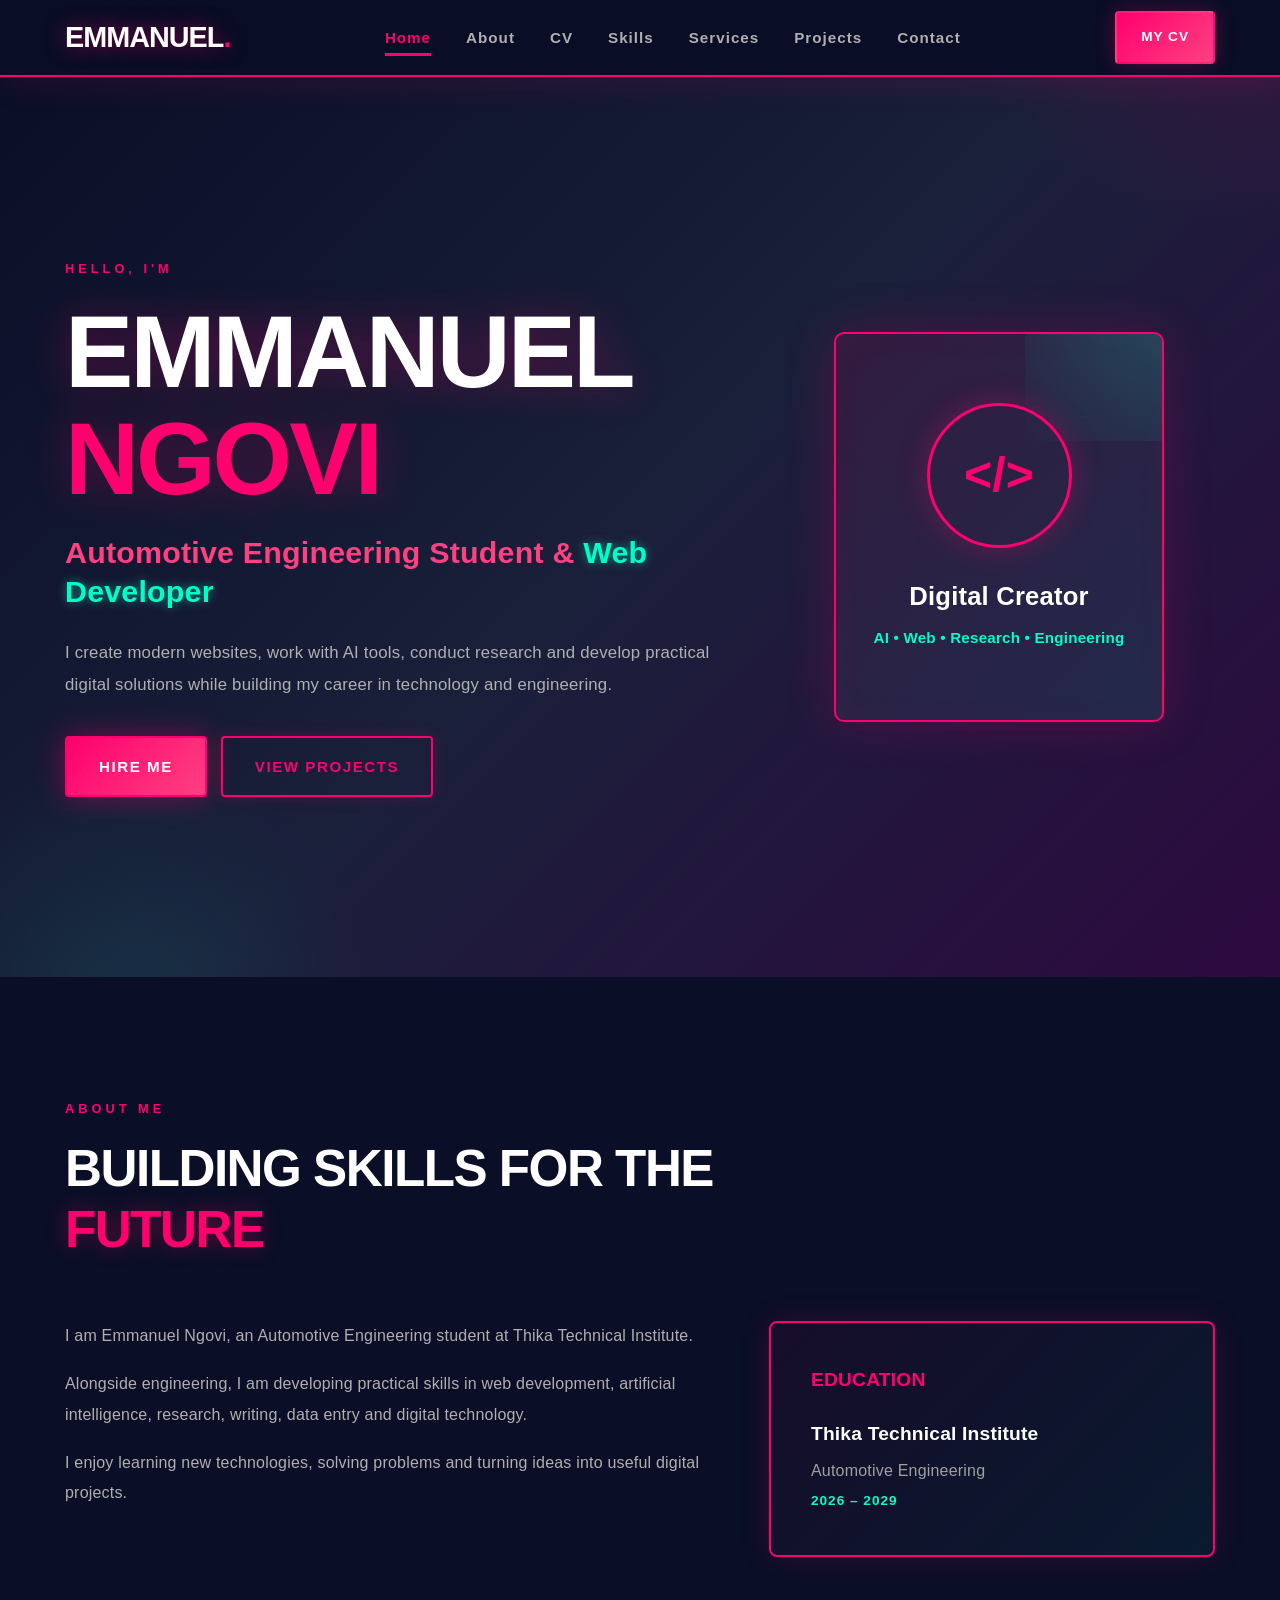
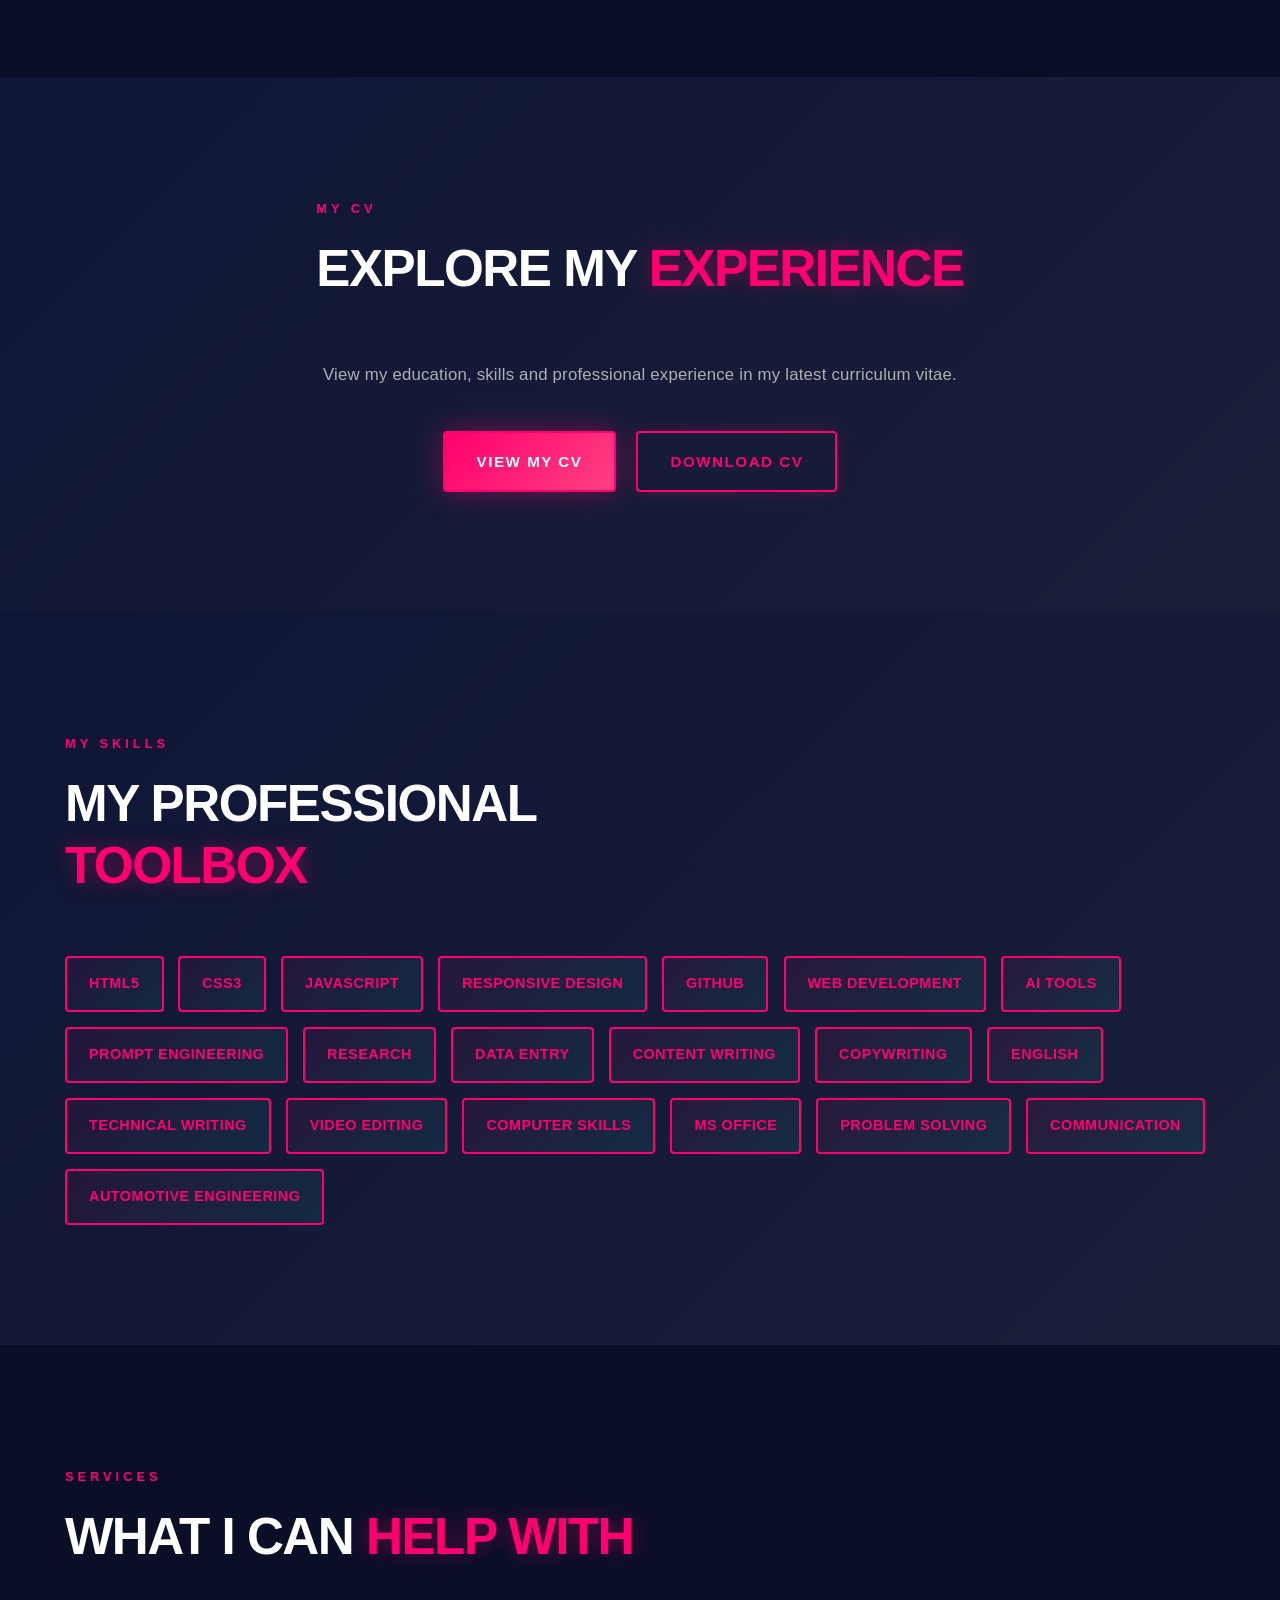
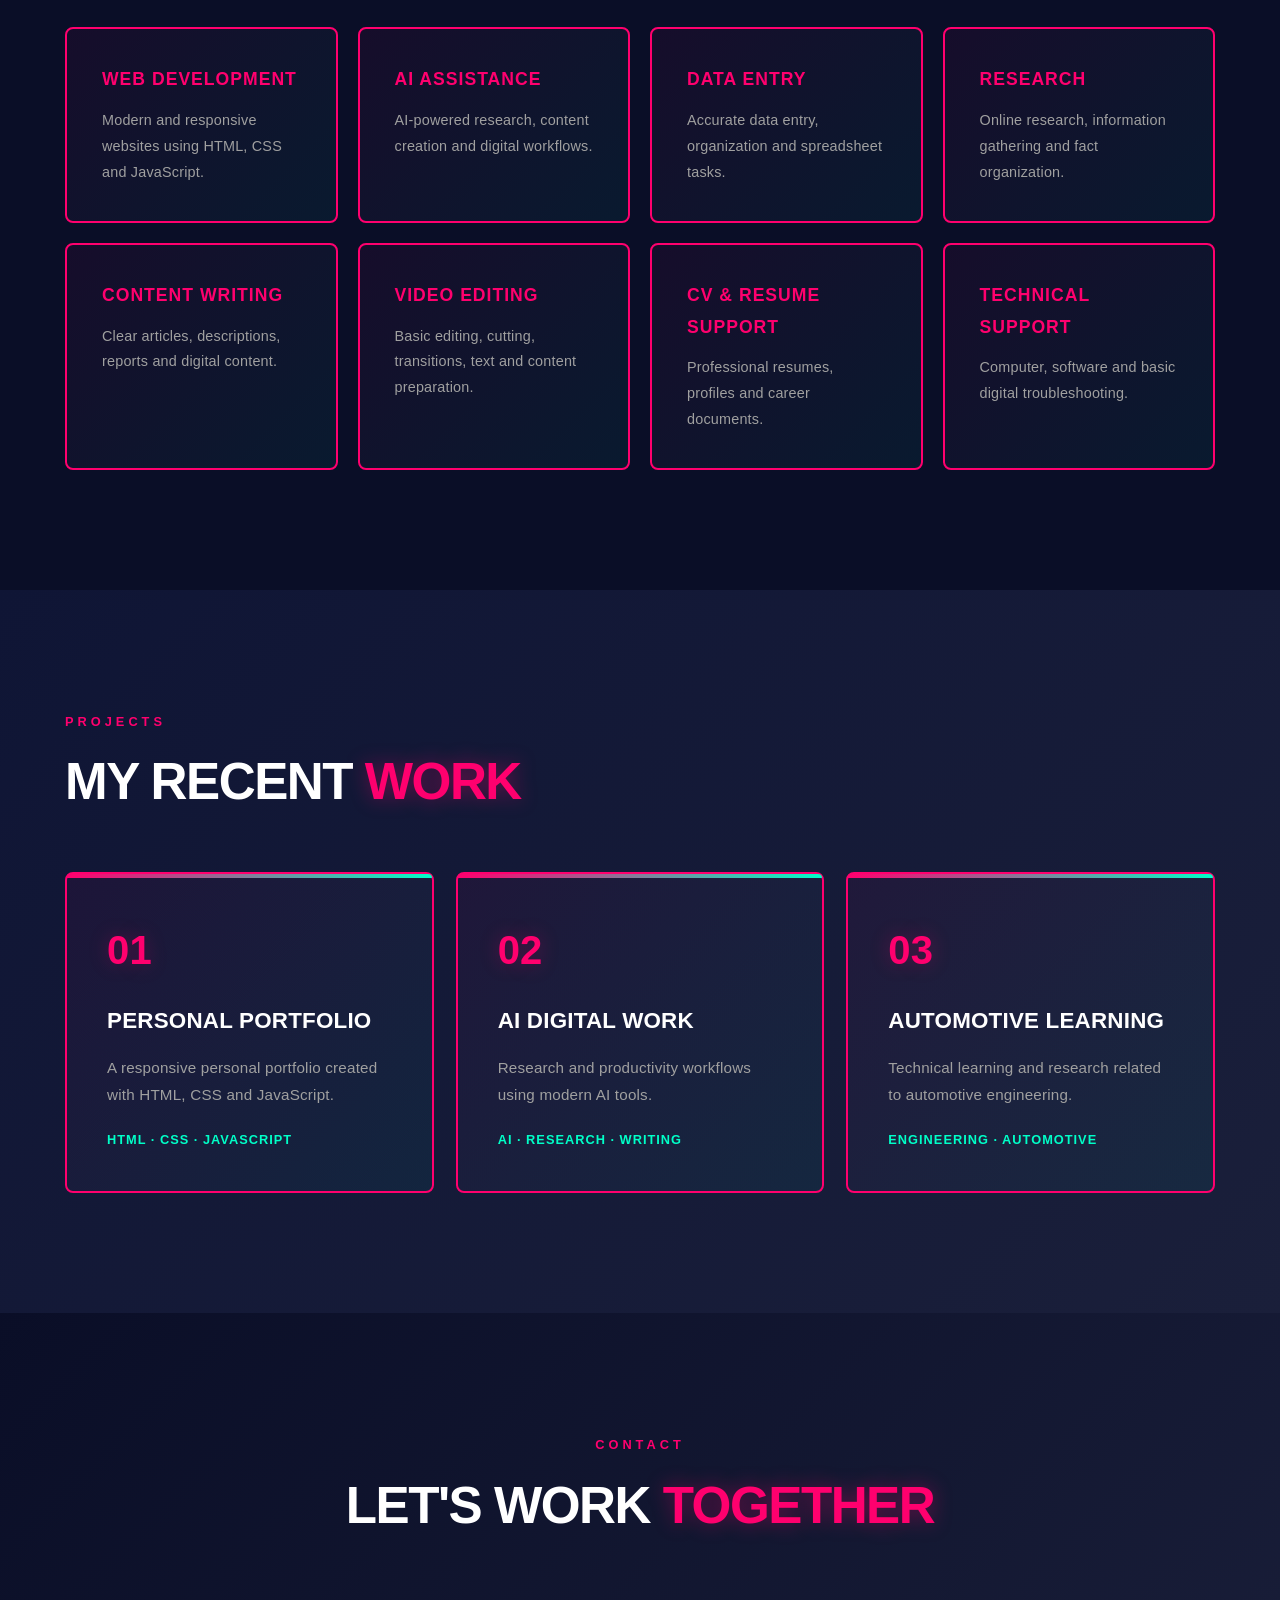
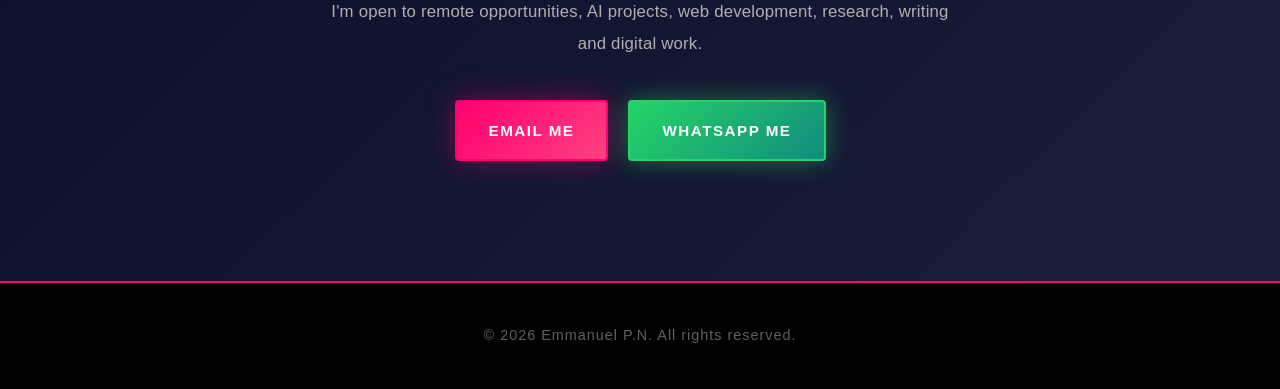
<file: index.html>
<!DOCTYPE html>
<html lang="en">
<head>
    <meta charset="UTF-8">
    <meta name="viewport" content="width=device-width, initial-scale=1.0">
    <title>Emmanuel P.N | Portfolio</title>
    <meta name="description" content="Emmanuel.P.N - Automotive Engineering student, Web Developer, AI and Digital Professional.">
    <link rel="stylesheet" href="style.css">
    <style>
        .whatsapp-button { background: linear-gradient(135deg, #25d366, #128c7e); color: #fff; border-color: #25d366; box-shadow: 0 0 24px rgba(37,211,102,.45); animation: whatsapp-pulse 2s ease-in-out infinite; }
        .whatsapp-button:hover { color: #fff; transform: translateY(-4px) scale(1.05); box-shadow: 0 0 42px rgba(37,211,102,.75); }
        @keyframes whatsapp-pulse { 0%,100% { box-shadow: 0 0 18px rgba(37,211,102,.35); } 50% { box-shadow: 0 0 34px rgba(37,211,102,.75); } }
        @media (prefers-reduced-motion: reduce) { .whatsapp-button { animation: none; } }
    </style>
</head>
<body>
    <header class="navbar"><div class="container nav-container">
        <a href="#home" class="logo">Emmanuel<span>.</span></a>
        <button class="menu-toggle" aria-label="Open navigation menu"><span></span><span></span><span></span></button>
        <nav class="nav-links"><a href="#home">Home</a><a href="#about">About</a><a href="cv.html">CV</a><a href="#skills">Skills</a><a href="#services">Services</a><a href="#projects">Projects</a><a href="#contact">Contact</a></nav>
        <a href="cv.html" class="nav-button" target="_blank" rel="noopener">My CV</a>
    </div></header>

    <section id="home" class="hero"><div class="container hero-content"><div class="hero-text">
        <p class="small-title">HELLO, I'M</p><h1>Emmanuel <span>Ngovi</span></h1>
        <h2>Automotive Engineering Student & <span id="typing-text">Web Developer</span></h2>
        <p class="hero-description">I create modern websites, work with AI tools, conduct research and develop practical digital solutions while building my career in technology and engineering.</p>
        <div class="hero-buttons"><a href="#contact" class="button primary">Hire Me</a><a href="#projects" class="button secondary">View Projects</a></div>
    </div><div class="hero-image"><div class="image-card"><div class="code-symbol">&lt;/&gt;</div><h3>Digital Creator</h3><p>AI • Web • Research • Engineering</p></div></div></div></section>

    <section id="about" class="section"><div class="container"><div class="section-heading"><p class="small-title">ABOUT ME</p><h2>Building skills for the <span>future</span></h2></div><div class="about-grid"><div class="about-text"><p>I am Emmanuel Ngovi, an Automotive Engineering student at Thika Technical Institute.</p><p>Alongside engineering, I am developing practical skills in web development, artificial intelligence, research, writing, data entry and digital technology.</p><p>I enjoy learning new technologies, solving problems and turning ideas into useful digital projects.</p></div><div class="about-card"><h3>Education</h3><h4>Thika Technical Institute</h4><p>Automotive Engineering</p><span>2026 – 2029</span></div></div></div></section>

    <section id="cv" class="section gray-section"><div class="container contact-container"><div class="section-heading"><p class="small-title">MY CV</p><h2>Explore my <span>experience</span></h2></div><p class="contact-text">View my education, skills and professional experience in my latest curriculum vitae.</p><div class="contact-buttons"><a href="cv.html" class="button primary" target="_blank" rel="noopener">View My CV</a><a href="cv.html" class="button secondary" download>Download CV</a></div></div></section>

    <section id="skills" class="section gray-section"><div class="container"><div class="section-heading"><p class="small-title">MY SKILLS</p><h2>My professional <span>toolbox</span></h2></div><div class="skills-grid"><div class="skill">HTML5</div><div class="skill">CSS3</div><div class="skill">JavaScript</div><div class="skill">Responsive Design</div><div class="skill">GitHub</div><div class="skill">Web Development</div><div class="skill">AI Tools</div><div class="skill">Prompt Engineering</div><div class="skill">Research</div><div class="skill">Data Entry</div><div class="skill">Content Writing</div><div class="skill">Copywriting</div><div class="skill">English</div><div class="skill">Technical Writing</div><div class="skill">Video Editing</div><div class="skill">Computer Skills</div><div class="skill">MS Office</div><div class="skill">Problem Solving</div><div class="skill">Communication</div><div class="skill">Automotive Engineering</div></div></div></section>

    <section id="services" class="section"><div class="container"><div class="section-heading"><p class="small-title">SERVICES</p><h2>What I can <span>help with</span></h2></div><div class="services-grid"><div class="service"><h3>Web Development</h3><p>Modern and responsive websites using HTML, CSS and JavaScript.</p></div><div class="service"><h3>AI Assistance</h3><p>AI-powered research, content creation and digital workflows.</p></div><div class="service"><h3>Data Entry</h3><p>Accurate data entry, organization and spreadsheet tasks.</p></div><div class="service"><h3>Research</h3><p>Online research, information gathering and fact organization.</p></div><div class="service"><h3>Content Writing</h3><p>Clear articles, descriptions, reports and digital content.</p></div><div class="service"><h3>Video Editing</h3><p>Basic editing, cutting, transitions, text and content preparation.</p></div><div class="service"><h3>CV &amp; Resume Support</h3><p>Professional resumes, profiles and career documents.</p></div><div class="service"><h3>Technical Support</h3><p>Computer, software and basic digital troubleshooting.</p></div></div></div></section>

    <section id="projects" class="section gray-section"><div class="container"><div class="section-heading"><p class="small-title">PROJECTS</p><h2>My recent <span>work</span></h2></div><div class="projects-grid"><article class="project"><div class="project-number">01</div><h3>Personal Portfolio</h3><p>A responsive personal portfolio created with HTML, CSS and JavaScript.</p><div class="project-tags">HTML · CSS · JavaScript</div></article><article class="project"><div class="project-number">02</div><h3>AI Digital Work</h3><p>Research and productivity workflows using modern AI tools.</p><div class="project-tags">AI · Research · Writing</div></article><article class="project"><div class="project-number">03</div><h3>Automotive Learning</h3><p>Technical learning and research related to automotive engineering.</p><div class="project-tags">Engineering · Automotive</div></article></div></div></section>

    <section id="contact" class="section contact-section"><div class="container contact-container"><div class="section-heading"><p class="small-title">CONTACT</p><h2>Let's work <span>together</span></h2></div><p class="contact-text">I'm open to remote opportunities, AI projects, web development, research, writing and digital work.</p><div class="contact-buttons"><a href="mailto:panyah65@gmail.com" class="button primary" id="email-btn">Email Me</a><a href="https://wa.me/254111778757?text=Hello%20Emmanuel%2C%20I%20found%20your%20portfolio." class="button whatsapp-button" target="_blank" rel="noopener noreferrer" aria-label="Message Emmanuel on WhatsApp">WhatsApp Me</a></div></div></section>

    <footer><div class="container"><p>© <span id="year">2026</span> Emmanuel P.N. All rights reserved.</p></div></footer>
    <script src="script.js"></script>
</body>
</html>
</file>
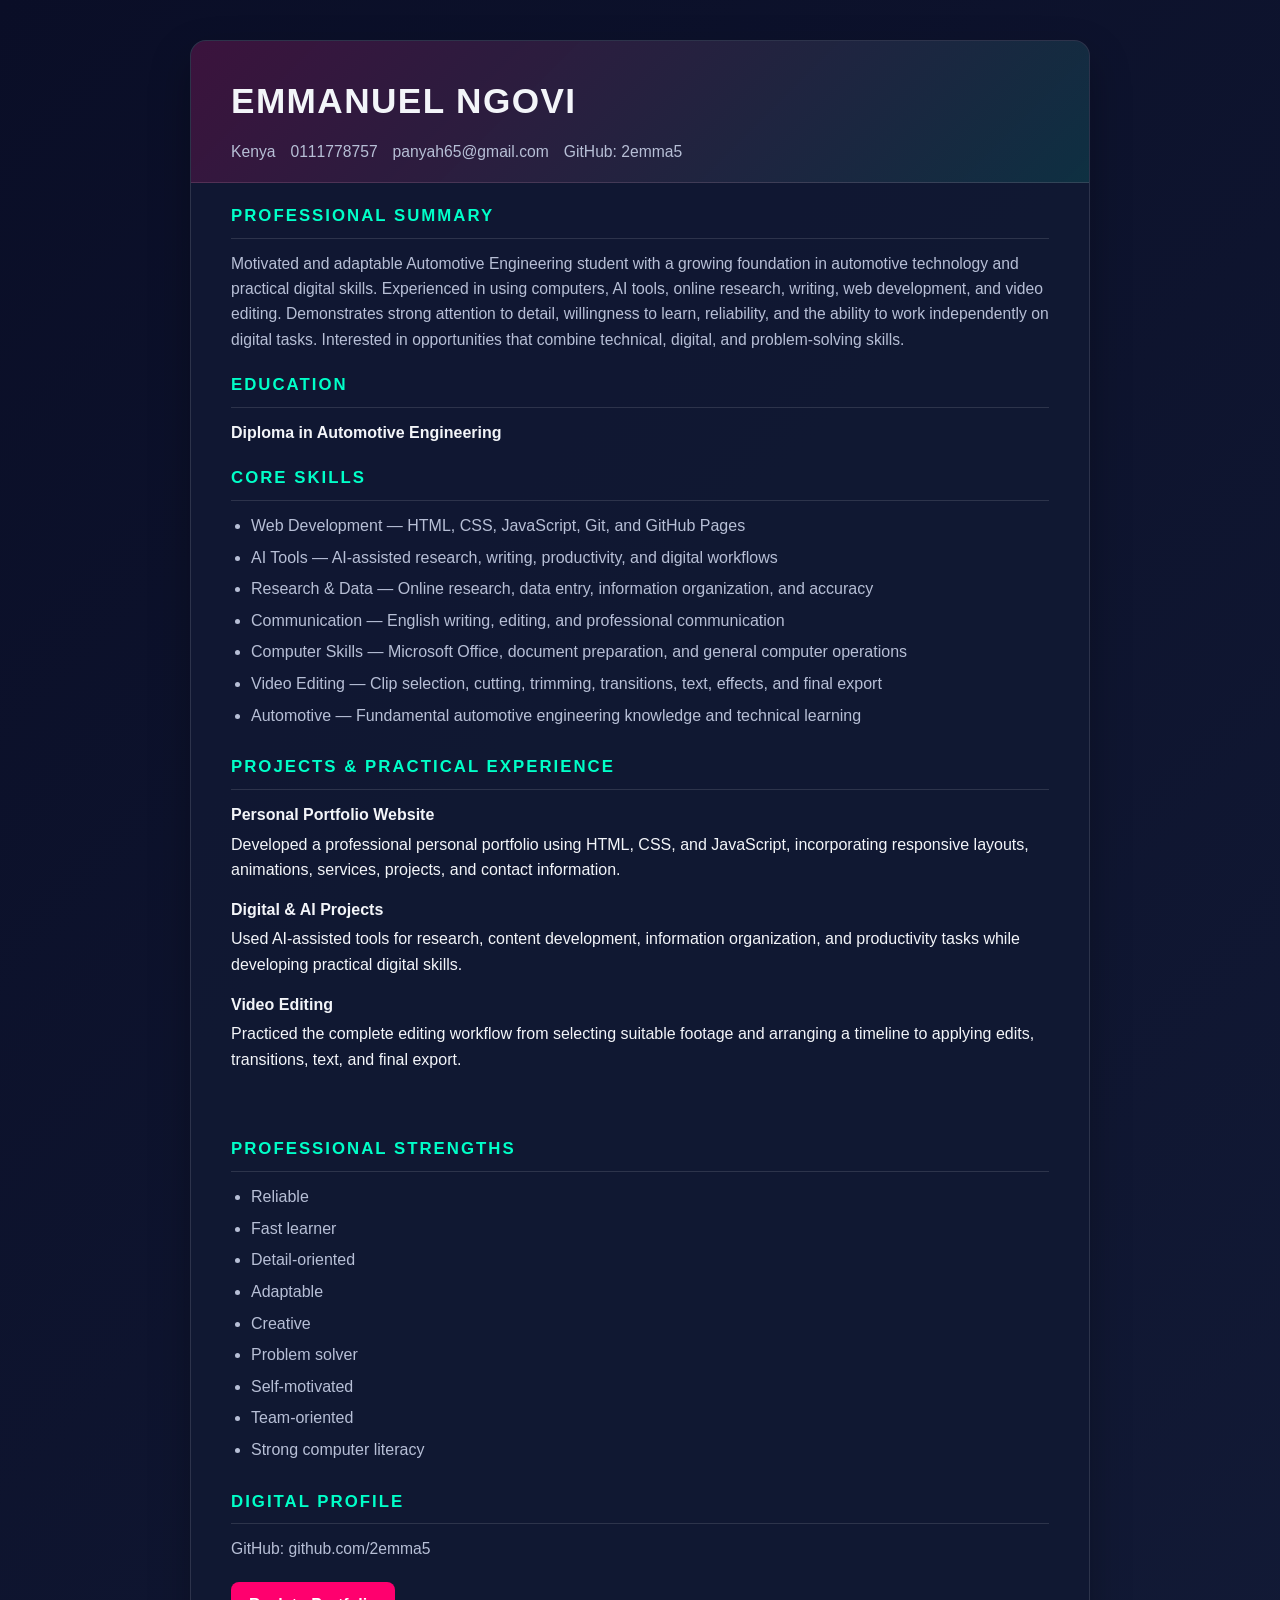
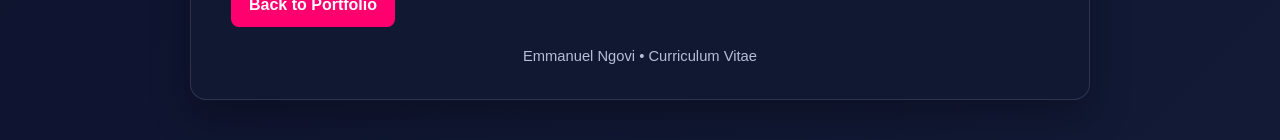
<file: cv.html>
<!DOCTYPE html>
<html lang="en">
<head>
  <meta charset="UTF-8" />
  <meta name="viewport" content="width=device-width, initial-scale=1.0" />
  <title>Emmanuel Ngovi | CV</title>
  <style>
    :root {
      --bg: #0a0e27;
      --panel: #111933;
      --accent: #ff006e;
      --accent-2: #00ffc8;
      --text: #f3f5f9;
      --muted: #b7bfd6;
      --line: rgba(255,255,255,0.12);
    }
    * { box-sizing: border-box; }
    body { margin: 0; font-family: Arial, Helvetica, sans-serif; background: linear-gradient(135deg, #0a0e27 0%, #121a36 100%); color: var(--text); line-height: 1.6; }
    .page { max-width: 900px; margin: 40px auto; background: rgba(17, 25, 51, 0.95); border: 1px solid var(--line); box-shadow: 0 18px 40px rgba(0,0,0,0.28); border-radius: 16px; overflow: hidden; }
    .header { background: linear-gradient(135deg, rgba(255,0,110,0.18), rgba(0,255,200,0.1)); padding: 32px 40px 18px; border-bottom: 1px solid var(--line); }
    h1 { margin: 0; font-size: 2.2rem; letter-spacing: 0.04em; text-transform: uppercase; }
    .meta { margin-top: 10px; color: var(--muted); display: flex; flex-wrap: wrap; gap: 15px; font-size: 0.98rem; }
    .section { padding: 20px 40px 0; }
    .section h2 { margin: 0 0 12px; font-size: 1.05rem; letter-spacing: 0.12em; text-transform: uppercase; color: var(--accent-2); border-bottom: 1px solid var(--line); padding-bottom: 8px; }
    .summary { color: var(--muted); margin: 0; font-size: 0.98rem; }
    .education { color: var(--text); font-weight: 700; margin: 0; }
    ul { margin: 0; padding-left: 20px; color: var(--muted); }
    li { margin-bottom: 6px; }
    .projects { padding-bottom: 30px; }
    .project-item { margin-bottom: 14px; }
    .project-item strong { display: block; color: var(--text); margin-bottom: 4px; }
    .bottom-bar { text-align: center; padding: 18px 20px 30px; color: var(--muted); font-size: 0.92rem; }
    .back-link { display: inline-block; margin: 20px 40px 0; padding: 10px 18px; background: var(--accent); color: white; text-decoration: none; border-radius: 8px; font-weight: 700; }
    @media (max-width: 640px) { .page { margin: 20px 12px; } .header, .section { padding-left: 20px; padding-right: 20px; } .back-link { margin-left: 20px; } }
  </style>
</head>
<body>
  <div class="page">
    <div class="header">
      <h1>Emmanuel Ngovi</h1>
      <div class="meta">
        <span>Kenya</span>
        <span>0111778757</span>
        <span>panyah65@gmail.com</span>
        <span>GitHub: 2emma5</span>
      </div>
    </div>

    <div class="section">
      <h2>Professional Summary</h2>
      <p class="summary">Motivated and adaptable Automotive Engineering student with a growing foundation in automotive technology and practical digital skills. Experienced in using computers, AI tools, online research, writing, web development, and video editing. Demonstrates strong attention to detail, willingness to learn, reliability, and the ability to work independently on digital tasks. Interested in opportunities that combine technical, digital, and problem-solving skills.</p>
    </div>

    <div class="section">
      <h2>Education</h2>
      <p class="education">Diploma in Automotive Engineering</p>
    </div>

    <div class="section">
      <h2>Core Skills</h2>
      <ul>
        <li>Web Development — HTML, CSS, JavaScript, Git, and GitHub Pages</li>
        <li>AI Tools — AI-assisted research, writing, productivity, and digital workflows</li>
        <li>Research &amp; Data — Online research, data entry, information organization, and accuracy</li>
        <li>Communication — English writing, editing, and professional communication</li>
        <li>Computer Skills — Microsoft Office, document preparation, and general computer operations</li>
        <li>Video Editing — Clip selection, cutting, trimming, transitions, text, effects, and final export</li>
        <li>Automotive — Fundamental automotive engineering knowledge and technical learning</li>
      </ul>
    </div>

    <div class="section projects">
      <h2>Projects &amp; Practical Experience</h2>
      <div class="project-item"><strong>Personal Portfolio Website</strong>Developed a professional personal portfolio using HTML, CSS, and JavaScript, incorporating responsive layouts, animations, services, projects, and contact information.</div>
      <div class="project-item"><strong>Digital &amp; AI Projects</strong>Used AI-assisted tools for research, content development, information organization, and productivity tasks while developing practical digital skills.</div>
      <div class="project-item"><strong>Video Editing</strong>Practiced the complete editing workflow from selecting suitable footage and arranging a timeline to applying edits, transitions, text, and final export.</div>
    </div>

    <div class="section">
      <h2>Professional Strengths</h2>
      <ul>
        <li>Reliable</li><li>Fast learner</li><li>Detail-oriented</li><li>Adaptable</li><li>Creative</li><li>Problem solver</li><li>Self-motivated</li><li>Team-oriented</li><li>Strong computer literacy</li>
      </ul>
    </div>

    <div class="section">
      <h2>Digital Profile</h2>
      <p class="summary">GitHub: github.com/2emma5</p>
    </div>

    <a class="back-link" href="index.html">Back to Portfolio</a>
    <div class="bottom-bar">Emmanuel Ngovi • Curriculum Vitae</div>
  </div>
</body>
</html>
</file>
<file: style.css>
/* ================================
   GLOBAL SETTINGS
================================ */

* {
    margin: 0;
    padding: 0;
    box-sizing: border-box;
}

html {
    scroll-behavior: smooth;
}

body {
    font-family: "Inter", "Segoe UI", Arial, sans-serif;
    background: #0a0e27;
    color: #e0e0e0;
    line-height: 1.8;
    letter-spacing: 0.2px;
}

.container {
    width: 90%;
    max-width: 1150px;
    margin: auto;
}


/* ================================
   NAVIGATION
================================ */

.navbar {
    position: sticky;
    top: 0;
    z-index: 1000;

    background: rgba(10, 14, 39, 0.98);
    backdrop-filter: blur(15px);
    border-bottom: 2px solid #ff006e;
    box-shadow: 0 8px 32px rgba(255, 0, 110, 0.1);
}

.nav-container {
    height: 75px;
    display: flex;
    align-items: center;
    justify-content: space-between;
}

.logo {
    text-decoration: none;
    color: #ffffff;
    font-size: 1.8rem;
    font-weight: 900;
    letter-spacing: -1px;
    text-transform: uppercase;
    text-shadow: 0 0 20px rgba(255, 0, 110, 0.5);
}

.logo span {
    color: #ff006e;
    animation: pulse-glow 2s ease-in-out infinite;
}

.nav-links {
    display: flex;
    gap: 35px;
}

.nav-links a {
    text-decoration: none;
    color: #b0b0b0;
    font-size: 0.95rem;
    font-weight: 700;
    letter-spacing: 1px;
    transition: 0.3s;
    position: relative;
}

.nav-links a::after {
    content: '';
    position: absolute;
    bottom: -5px;
    left: 0;
    width: 0;
    height: 3px;
    background: #ff006e;
    transition: 0.4s;
}

.nav-links a:hover {
    color: #ff006e;
    text-shadow: 0 0 10px rgba(255, 0, 110, 0.6);
}

.nav-links a:hover::after {
    width: 100%;
}

.nav-links a.active {
    color: #ff006e;
}

.nav-links a.active::after {
    width: 100%;
}

.nav-button {
    text-decoration: none;
    padding: 12px 24px;
    background: linear-gradient(135deg, #ff006e, #ff4081);
    color: white;
    border-radius: 4px;
    font-size: 0.85rem;
    font-weight: 800;
    transition: 0.3s;
    letter-spacing: 1px;
    text-transform: uppercase;
    box-shadow: 0 0 20px rgba(255, 0, 110, 0.3);
    border: 2px solid transparent;
}

.nav-button:hover {
    transform: scale(1.05) translateY(-2px);
    box-shadow: 0 0 30px rgba(255, 0, 110, 0.6);
    border-color: #ff006e;
}

.menu-toggle {
    display: none;
    background: none;
    border: none;
    cursor: pointer;
    flex-direction: column;
    gap: 6px;
}

.menu-toggle span {
    width: 25px;
    height: 3px;
    background: #ff006e;
    transition: 0.3s;
}

/* ================================
   HERO
================================ */

.hero {
    min-height: 100vh;
    display: flex;
    align-items: center;
    background: linear-gradient(135deg, #0a0e27 0%, #1a1f3a 50%, #2d0a40 100%);
    position: relative;
    overflow: hidden;
}

.hero::before {
    content: '';
    position: absolute;
    top: -50%;
    right: -20%;
    width: 600px;
    height: 600px;
    background: radial-gradient(circle, rgba(255, 0, 110, 0.15) 0%, transparent 70%);
    animation: rotate 8s linear infinite;
}

.hero::after {
    content: '';
    position: absolute;
    bottom: -30%;
    left: -10%;
    width: 500px;
    height: 500px;
    background: radial-gradient(circle, rgba(0, 255, 200, 0.08) 0%, transparent 70%);
    animation: rotate-reverse 10s linear infinite;
}

.hero-content {
    display: grid;
    grid-template-columns: 1.2fr 0.8fr;
    align-items: center;
    gap: 70px;
    padding: 90px 0;
    position: relative;
    z-index: 1;
}

.small-title {
    color: #ff006e;
    font-size: 0.8rem;
    font-weight: 900;
    letter-spacing: 4px;
    margin-bottom: 18px;
    text-transform: uppercase;
    animation: slide-in 0.8s ease-out;
}

.hero h1 {
    font-size: clamp(3.5rem, 8vw, 6.5rem);
    line-height: 1.05;
    letter-spacing: -3px;
    color: #ffffff;
    margin-bottom: 20px;
    font-weight: 900;
    text-transform: uppercase;
    animation: slide-in 1s ease-out 0.1s both;
    text-shadow: 0 0 40px rgba(255, 0, 110, 0.3);
}

.hero h1 span {
    color: #ff006e;
    animation: pulse-glow 2s ease-in-out infinite;
}

.hero h2 {
    max-width: 650px;
    font-size: 1.9rem;
    line-height: 1.3;
    color: #ff4081;
    font-weight: 700;
    margin-bottom: 25px;
    animation: slide-in 1s ease-out 0.2s both;
}

.hero h2 span {
    color: #00ffc8;
    text-shadow: 0 0 10px rgba(0, 255, 200, 0.5);
}

.hero-description {
    max-width: 650px;
    color: #b0b0b0;
    font-size: 1.05rem;
    line-height: 1.9;
    margin-bottom: 35px;
    animation: slide-in 1s ease-out 0.3s both;
}

/* ================================
   BUTTONS
================================ */

.hero-buttons {
    display: flex;
    gap: 14px;
    flex-wrap: wrap;
    animation: slide-in 1s ease-out 0.4s both;
}

.button {
    display: inline-block;
    padding: 15px 32px;
    border-radius: 4px;
    text-decoration: none;
    font-size: 0.95rem;
    font-weight: 800;
    transition: all 0.3s ease;
    letter-spacing: 1.5px;
    text-transform: uppercase;
    border: 2px solid transparent;
    position: relative;
    overflow: hidden;
}

.button::before {
    content: '';
    position: absolute;
    top: 0;
    left: -100%;
    width: 100%;
    height: 100%;
    background: rgba(255, 255, 255, 0.1);
    transition: 0.3s;
    z-index: -1;
}

.button:hover::before {
    left: 0;
}

.primary {
    background: linear-gradient(135deg, #ff006e, #ff4081);
    color: white;
    box-shadow: 0 0 30px rgba(255, 0, 110, 0.4);
    border-color: #ff006e;
}

.primary:hover {
    transform: translateY(-4px) scale(1.05);
    box-shadow: 0 0 50px rgba(255, 0, 110, 0.7);
}

.secondary {
    border: 2px solid #ff006e;
    color: #ff006e;
    background: transparent;
    box-shadow: 0 0 15px rgba(255, 0, 110, 0.2);
}

.secondary:hover {
    background: #ff006e;
    color: #0a0e27;
    transform: translateY(-4px) scale(1.05);
    box-shadow: 0 0 40px rgba(255, 0, 110, 0.6);
}

/* ================================
   HERO CARD
================================ */

.hero-image {
    display: flex;
    justify-content: center;
}

.image-card {
    width: 330px;
    height: 390px;
    border-radius: 10px;
    background: linear-gradient(135deg, rgba(255, 0, 110, 0.1), rgba(0, 255, 200, 0.1));
    border: 2px solid #ff006e;
    display: flex;
    flex-direction: column;
    justify-content: center;
    align-items: center;
    text-align: center;
    box-shadow: 0 0 50px rgba(255, 0, 110, 0.2), inset 0 0 30px rgba(255, 0, 110, 0.05);
    animation: float-aggressive 4s ease-in-out infinite;
    position: relative;
    overflow: hidden;
}

.image-card::before {
    content: '';
    position: absolute;
    top: -50%;
    right: -50%;
    width: 300px;
    height: 300px;
    background: radial-gradient(circle, rgba(0, 255, 200, 0.2), transparent);
    animation: rotate 6s linear infinite;
}

.code-symbol {
    width: 145px;
    height: 145px;
    display: flex;
    align-items: center;
    justify-content: center;
    border-radius: 50%;
    background: transparent;
    border: 3px solid #ff006e;
    color: #ff006e;
    font-size: 3rem;
    font-weight: 900;
    margin-bottom: 25px;
    box-shadow: 0 0 30px rgba(255, 0, 110, 0.3);
    position: relative;
    z-index: 1;
}

.image-card h3 {
    font-size: 1.6rem;
    margin-bottom: 5px;
    color: #ffffff;
    font-weight: 800;
    position: relative;
    z-index: 1;
}

.image-card p {
    color: #00ffc8;
    font-size: 0.95rem;
    font-weight: 700;
    position: relative;
    z-index: 1;
}

/* ================================
   SECTIONS
================================ */

.section {
    padding: 120px 0;
    position: relative;
}

.gray-section {
    background: linear-gradient(135deg, #0f1535 0%, #1a1f3a 100%);
}

.section-heading {
    max-width: 700px;
    margin-bottom: 60px;
}

.section-heading p {
    animation: slide-in 0.8s ease-out;
}

.section-heading h2 {
    font-size: clamp(2.5rem, 4vw, 3.8rem);
    line-height: 1.2;
    letter-spacing: -1.5px;
    color: #ffffff;
    font-weight: 900;
    text-transform: uppercase;
    animation: slide-in 0.8s ease-out 0.1s both;
}

.section-heading h2 span {
    color: #ff006e;
    text-shadow: 0 0 20px rgba(255, 0, 110, 0.4);
}

/* ================================
   ABOUT
================================ */

.about-grid {
    display: grid;
    grid-template-columns: 1.5fr 1fr;
    gap: 35px;
}

.about-text p {
    color: #b0b0b0;
    margin-bottom: 18px;
    font-size: 1rem;
    line-height: 1.9;
}

.about-card {
    padding: 40px;
    background: linear-gradient(135deg, rgba(255, 0, 110, 0.05), rgba(0, 255, 200, 0.05));
    border: 2px solid #ff006e;
    border-radius: 8px;
    box-shadow: 0 0 30px rgba(255, 0, 110, 0.15);
    transition: 0.3s;
}

.about-card:hover {
    transform: translateY(-5px);
    box-shadow: 0 0 40px rgba(255, 0, 110, 0.25);
}

.about-card h3 {
    color: #ff006e;
    margin-bottom: 20px;
    font-size: 1.2rem;
    font-weight: 800;
    text-transform: uppercase;
}

.about-card h4 {
    font-size: 1.2rem;
    margin-bottom: 5px;
    color: #ffffff;
    font-weight: 800;
}

.about-card p {
    color: #a0a0a0;
}

.about-card span {
    color: #00ffc8;
    font-size: 0.85rem;
    font-weight: 800;
    letter-spacing: 1px;
}

/* ================================
   SKILLS
================================ */

.skills-grid {
    display: flex;
    flex-wrap: wrap;
    gap: 15px;
}

.skill {
    padding: 13px 22px;
    background: linear-gradient(135deg, rgba(255, 0, 110, 0.08), rgba(0, 255, 200, 0.08));
    border: 2px solid #ff006e;
    border-radius: 4px;
    color: #ff006e;
    font-size: 0.9rem;
    font-weight: 700;
    transition: 0.3s;
    letter-spacing: 0.5px;
    text-transform: uppercase;
    cursor: pointer;
}

.skill:hover {
    background: #ff006e;
    color: #0a0e27;
    transform: translateY(-5px) scale(1.05);
    box-shadow: 0 0 30px rgba(255, 0, 110, 0.4);
}

/* ================================
   SERVICES
================================ */

.services-grid {
    display: grid;
    grid-template-columns: repeat(4, 1fr);
    gap: 20px;
}

.service {
    padding: 35px;
    background: linear-gradient(135deg, rgba(255, 0, 110, 0.05), rgba(0, 255, 200, 0.05));
    border: 2px solid #ff006e;
    border-radius: 8px;
    transition: 0.3s;
    position: relative;
    overflow: hidden;
}

.service::before {
    content: '';
    position: absolute;
    top: -100%;
    left: 0;
    width: 100%;
    height: 100%;
    background: linear-gradient(135deg, rgba(255, 0, 110, 0.1), transparent);
    transition: 0.5s;
    z-index: -1;
}

.service:hover {
    transform: translateY(-8px);
    border-color: #00ffc8;
    box-shadow: 0 15px 50px rgba(255, 0, 110, 0.3);
}

.service:hover::before {
    top: 0;
}

.service h3 {
    font-size: 1.1rem;
    margin-bottom: 12px;
    color: #ff006e;
    font-weight: 800;
    text-transform: uppercase;
    letter-spacing: 1px;
}

.service p {
    color: #a0a0a0;
    font-size: 0.9rem;
    line-height: 1.8;
}

/* ================================
   PROJECTS
================================ */

.projects-grid {
    display: grid;
    grid-template-columns: repeat(3, 1fr);
    gap: 22px;
}

.project {
    padding: 40px;
    background: linear-gradient(135deg, rgba(255, 0, 110, 0.05), rgba(0, 255, 200, 0.05));
    border: 2px solid #ff006e;
    border-radius: 8px;
    transition: 0.3s;
    position: relative;
}

.project::after {
    content: '';
    position: absolute;
    top: 0;
    left: 0;
    width: 100%;
    height: 4px;
    background: linear-gradient(90deg, #ff006e, #00ffc8);
    border-radius: 8px 8px 0 0;
}

.project:hover {
    transform: translateY(-10px);
    box-shadow: 0 20px 60px rgba(255, 0, 110, 0.3);
    border-color: #00ffc8;
}

.project-number {
    color: #ff006e;
    font-weight: 900;
    font-size: 2.5rem;
    margin-bottom: 15px;
    text-shadow: 0 0 20px rgba(255, 0, 110, 0.3);
}

.project h3 {
    font-size: 1.4rem;
    margin-bottom: 12px;
    color: #ffffff;
    font-weight: 800;
    text-transform: uppercase;
}

.project p {
    color: #a0a0a0;
    font-size: 0.95rem;
    margin-bottom: 20px;
    line-height: 1.8;
}

.project-tags {
    color: #00ffc8;
    font-size: 0.8rem;
    font-weight: 800;
    letter-spacing: 1px;
    text-transform: uppercase;
}

/* ================================
   CONTACT
================================ */

.contact-section {
    text-align: center;
    background: linear-gradient(135deg, #0a0e27 0%, #1a1f3a 100%);
}

.contact-container {
    display: flex;
    flex-direction: column;
    align-items: center;
}

.contact-text {
    max-width: 650px;
    color: #b0b0b0;
    margin-bottom: 40px;
    font-size: 1.05rem;
    line-height: 1.9;
}

.contact-buttons {
    display: flex;
    gap: 20px;
}

/* ================================
   FOOTER
================================ */

footer {
    padding: 40px 0;
    background: #000000;
    color: #606060;
    text-align: center;
    font-size: 0.9rem;
    border-top: 2px solid #ff006e;
    letter-spacing: 1px;
}

/* ================================
   ANIMATIONS
================================ */

@keyframes float-aggressive {
    0% {
        transform: translateY(0) rotate(-2deg);
    }
    50% {
        transform: translateY(-20px) rotate(2deg);
    }
    100% {
        transform: translateY(0) rotate(-2deg);
    }
}

@keyframes rotate {
    from {
        transform: rotate(0deg);
    }
    to {
        transform: rotate(360deg);
    }
}

@keyframes rotate-reverse {
    from {
        transform: rotate(360deg);
    }
    to {
        transform: rotate(0deg);
    }
}

@keyframes pulse-glow {
    0%, 100% {
        text-shadow: 0 0 10px rgba(255, 0, 110, 0.5);
    }
    50% {
        text-shadow: 0 0 30px rgba(255, 0, 110, 0.8);
    }
}

@keyframes slide-in {
    from {
        opacity: 0;
        transform: translateY(30px);
    }
    to {
        opacity: 1;
        transform: translateY(0);
    }
}

.hidden {
    opacity: 0;
    transform: translateY(30px);
}

.show {
    animation: slide-in 0.8s ease-out forwards;
}

/* ================================
   MOBILE
================================ */

@media (max-width: 900px) {

    .nav-links {
        gap: 20px;
    }

    .hero-content {
        grid-template-columns: 1fr;
        text-align: center;
    }

    .hero-description {
        margin-left: auto;
        margin-right: auto;
    }

    .hero-buttons {
        justify-content: center;
    }

    .hero-image {
        margin-top: 30px;
    }

    .about-grid {
        grid-template-columns: 1fr;
    }

    .services-grid {
        grid-template-columns: repeat(2, 1fr);
    }

    .projects-grid {
        grid-template-columns: 1fr;
    }
}

@media (max-width: 600px) {

    .menu-toggle {
        display: flex;
    }

    .nav-links {
        position: absolute;
        top: 75px;
        left: 0;
        width: 100%;
        flex-direction: column;
        background: rgba(10, 14, 39, 0.98);
        padding: 20px;
        gap: 15px;
        display: none;
    }

    .nav-links.active {
        display: flex;
    }

    .nav-button {
        display: none;
    }

    .hero h1 {
        font-size: 2.5rem;
        letter-spacing: -1px;
    }

    .hero h2 {
        font-size: 1.3rem;
    }

    .section {
        padding: 80px 0;
    }

    .services-grid {
        grid-template-columns: 1fr;
    }

    .image-card {
        width: 280px;
        height: 340px;
    }

    .button {
        padding: 12px 20px;
        font-size: 0.85rem;
    }

    .contact-buttons {
        flex-direction: column;
        gap: 15px;
    }
}
</file>
